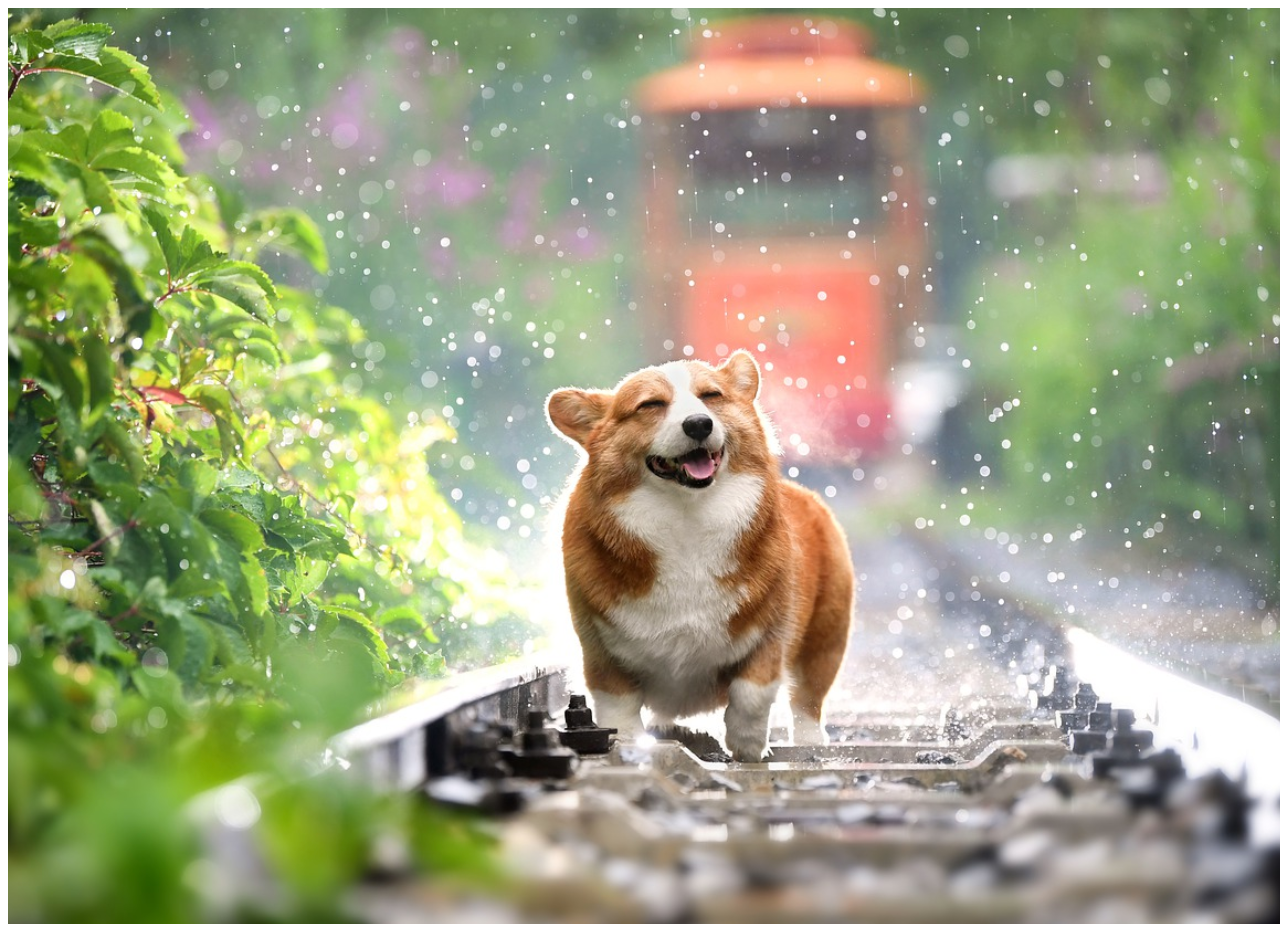
<file: html/perros.html>
<!DOCTYPE html>
<html lang="en">
<head>
    <meta charset="UTF-8">
    <meta http-equiv="X-UA-Compatible" content="IE=edge">
    <meta name="viewport" content="width=device-width, initial-scale=1.0">
    <title>Perros</title>
</head>
<body>
    <img src="./corgy.png" alt="">
</body>
</html>
</file>
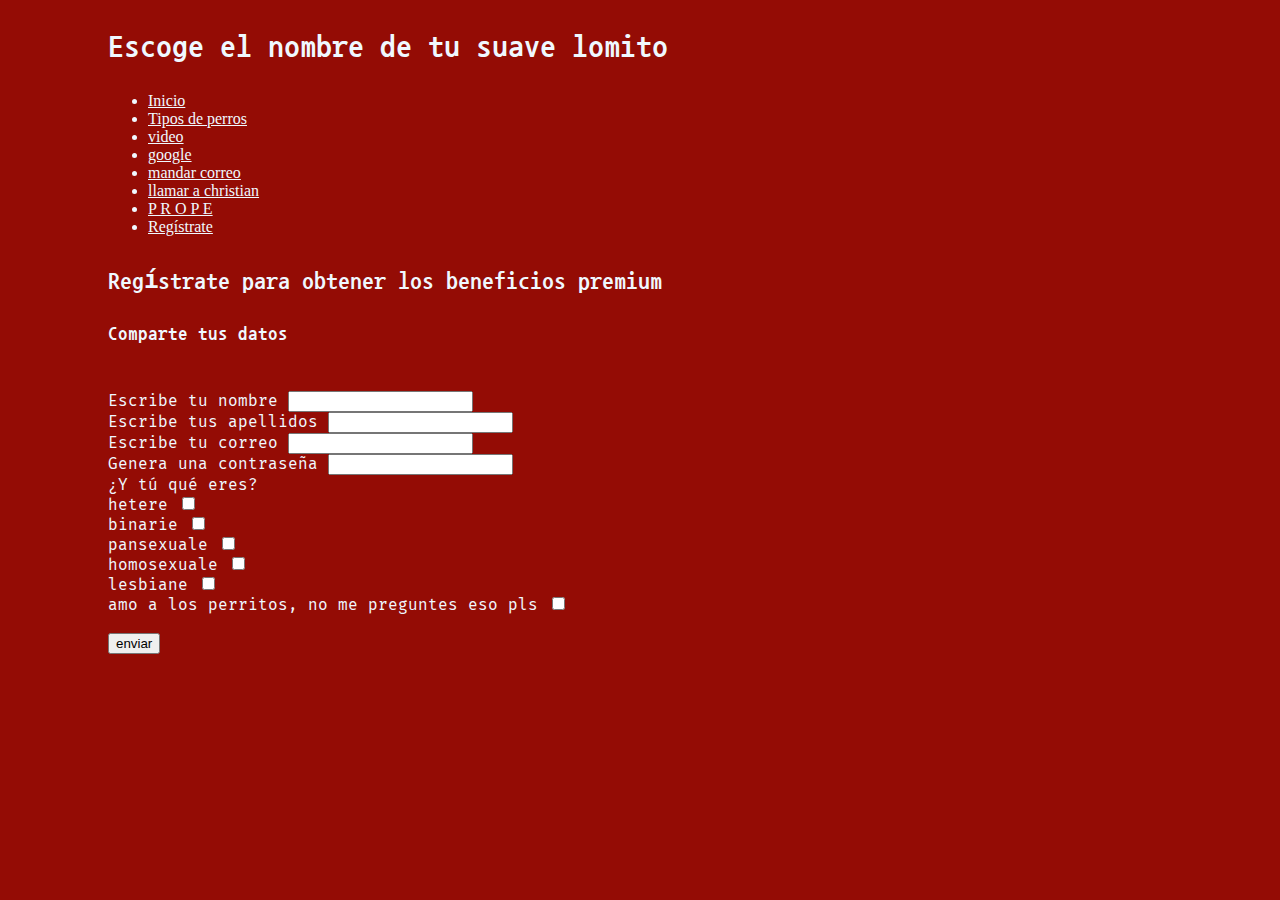
<file: html/registro.html>
<!DOCTYPE html>
<html lang="en">
<head>
    <meta charset="UTF-8">
    <meta http-equiv="X-UA-Compatible" content="IE=edge">
    <meta name="viewport" content="width=device-width, initial-scale=1.0">
    <title>Document</title>
    <link rel="stylesheet" href="./table.css">
</head>
<body>
    <h1>Escoge el nombre de tu suave lomito</h1>
    <nav>
        <ul>
            <li><a href="./index.html">Inicio</a></li>
            <li><a href="./perros.html" target="_blank">Tipos de perros</a></li> <!--esto es para abrir un enlace dentro del mismo sitio-->
            <li><a href="#corgy">video</a></li> <!--esto es para abrir un enlace dentro de la misma página-->
            <li><a href="https://google.com" target="_blank">google</a></li> <!--esto es para abrir un enlace en otra página-->
            <li><a href="mailto:jchristianmartinezg@gmail.com">mandar correo</a></li> <!--esto es para mandar un correo-->
            <li><a href="tel:+525576244414">llamar a christian</a></li> <!--esto es para llamar a alguien-->
            <li><a href="javascript:alert('andamos propes el día de hoy');">P R O P E</a></li> <!--esto es para ejecutar un script-->
            <li><a href="./registro.html">Regístrate</a></li>
        </ul>

    </nav>
    <h2> Regístrate para obtener los beneficios premium </h1>
    <h3> Comparte tus datos </h2>
    <br>
    <!-- <p> Es necesario que te registres para que puedas acceder a la <mark>app</mark></p>
    <label for="meta_10k">Donaciones a Suaves Lomitos</label>
    <meter id="meta_10k" value="10" min="0" max="10">20k de 10K</meter>
    <progress id="meta_10k" value="50" max="100">50000 dólares</progress>
    <p>Hemos recaudado 20K de 10K dólares, gracias a todos!</p> 
    
    mark sirve para resaltar un texto como si fuera un marcatextos
    meter genera una barra de carga
    progress una barra de progreso -->
    <form action="/registro.php" autocomplete="on">
        <label for="nombre">Escribe tu nombre</label>
        <input type="text" id="nombre" name="nombre">
        <br>
        <label for="apellido">Escribe tus apellidos</label>
        <input type="text" id="apellido" name="apellido">
        <br>
        <label for="correo">Escribe tu correo</label>
        <input type="email" id="correo" name="correo">
        <br>
        <label for="contraseña">Genera una contraseña</label>
        <input type="password" id="contraseña" name="contraseña">
        <br>
        <label for="género">¿Y tú qué eres?</label>
        <br>
        hetere
        <input type="checkbox" name="hetere" id="género">
        <br>
        binarie
        <input type="checkbox" name="binarie" id="género">
        <br>
        pansexuale 
        <input type="checkbox" name="pansexuale" id="género">
        <br>
        homosexuale
        <input type="checkbox" name="homosexuale" id="género">
        <br>
        lesbiane
        <input type="checkbox" name="lesbiane" id="género">
        <br>
        amo a los perritos, no me preguntes eso pls
        <input type="checkbox" name="amo a los perritos" id="género">
        <br>
        <br>
        <input type="submit" value="enviar">
        <br>
        
    </form>

<!-- <header>
    <nav></nav>
</header>

<section>

</section>

<aside>

</aside>

<footer>

</footer> -->

</body>
</html>
</file>
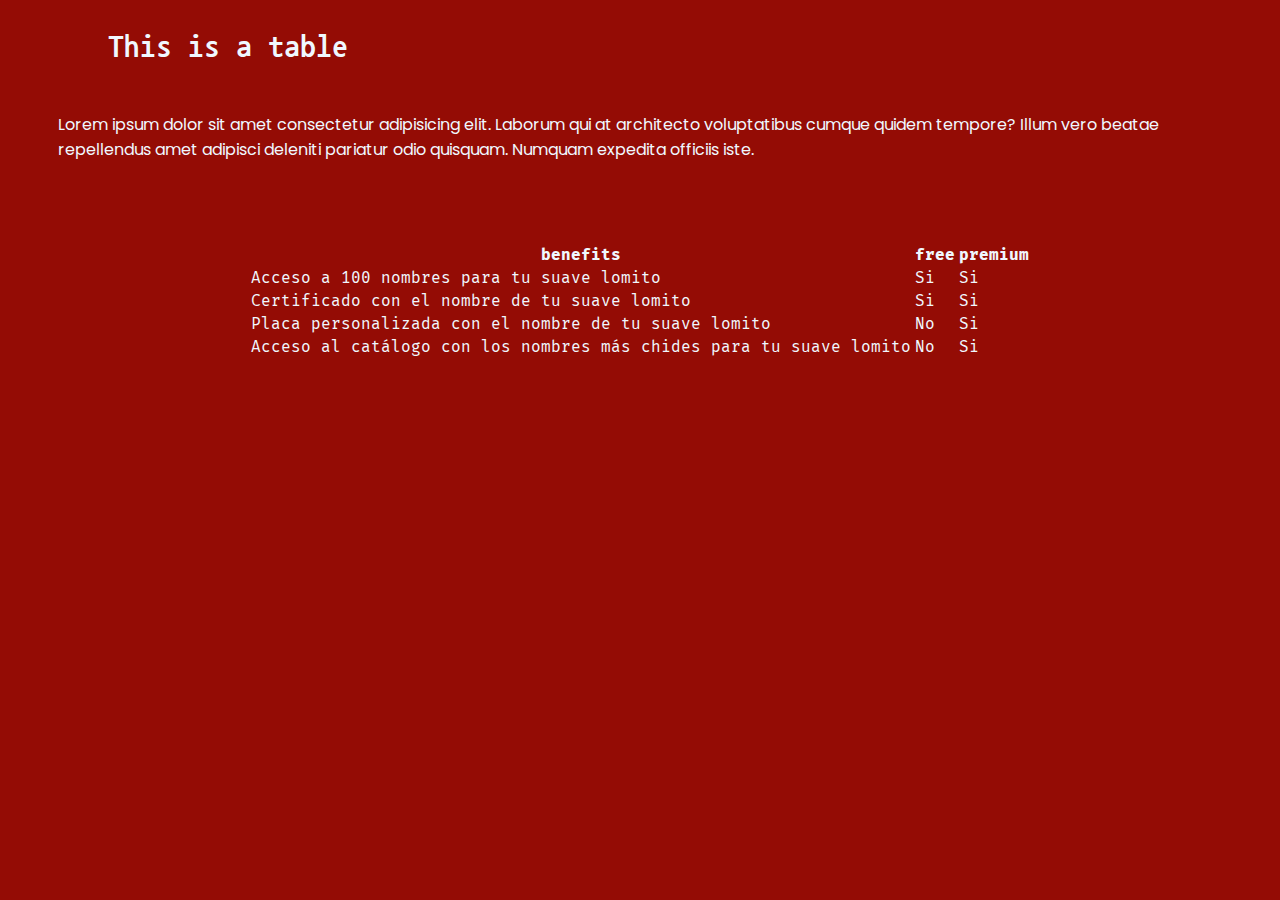
<file: html/table.html>
<!DOCTYPE html>
<html lang="en">
<head>
    <meta charset="UTF-8">
    <meta http-equiv="X-UA-Compatible" content="IE=edge">
    <meta name="viewport" content="width=device-width, initial-scale=1.0">
    <title>Table</title>
    <link rel="stylesheet" href="./table.css">
</head>
<body>
    <h1> This is a table </h1>
    <p> Lorem ipsum dolor sit amet consectetur adipisicing elit. Laborum qui at architecto voluptatibus cumque quidem tempore? Illum vero beatae repellendus amet adipisci deleniti pariatur odio quisquam. Numquam expedita officiis iste.</p>

    <table>
        <tr>
            <th> benefits </th>
            <th> free </th>
            <th> premium </th>
        </tr> 
        <tr>
            <td> Acceso a 100 nombres para tu suave lomito </td>
            <td> Si </td>
            <td> Si </td>
        </tr>
        <tr> 
            <td> Certificado con el nombre de tu suave lomito </td>
            <td> Si </td>
            <td> Si </td>
        </tr> 
        <tr> 
            <td> Placa personalizada con el nombre de tu suave lomito </td>
            <td> No </td>
            <td> Si </td>
        </tr> 
        <tr> 
            <td> Acceso al catálogo con los nombres más chides para tu suave lomito </td>
            <td> No </td>
            <td> Si </td>
        </tr> 
    </table>
</body>
</html>
</file>
<file: html/table.css>
@import url('https://fonts.googleapis.com/css2?family=Fira+Mono&family=Nanum+Gothic+Coding&family=Poppins:wght@200&display=swap');

body {
    background-color: #940c05;
}

h1 {
    color: aliceblue;
    font-family: 'Nanum Gothic Coding', monospace;
    margin: 30px 100px;
}

p {
    color: aliceblue;
    font-family: 'Poppins', sans-serif;
    margin: 50px 50px;
}

table {
    color:aliceblue;
    font-family: 'Fira Mono', monospace;
    margin: 80px auto;
}

h2 {
    color: aliceblue;
    font-family: 'Nanum Gothic Coding', monospace;
    margin: 30px 100px;
}

h3 {
    color: aliceblue;
    font-family: 'Nanum Gothic Coding', monospace;
    margin: 30px 100px;
}

form {
    color:aliceblue;
    font-family: 'Fira Mono', monospace;
    margin: 0 100px 100px 100px; /* las direcciones funcionan como las manecillas de un reloj */
}

li {
    color: aliceblue;
    margin: 0 100px 0px 100px;
}

a {
    color: aliceblue;
}
</file>
